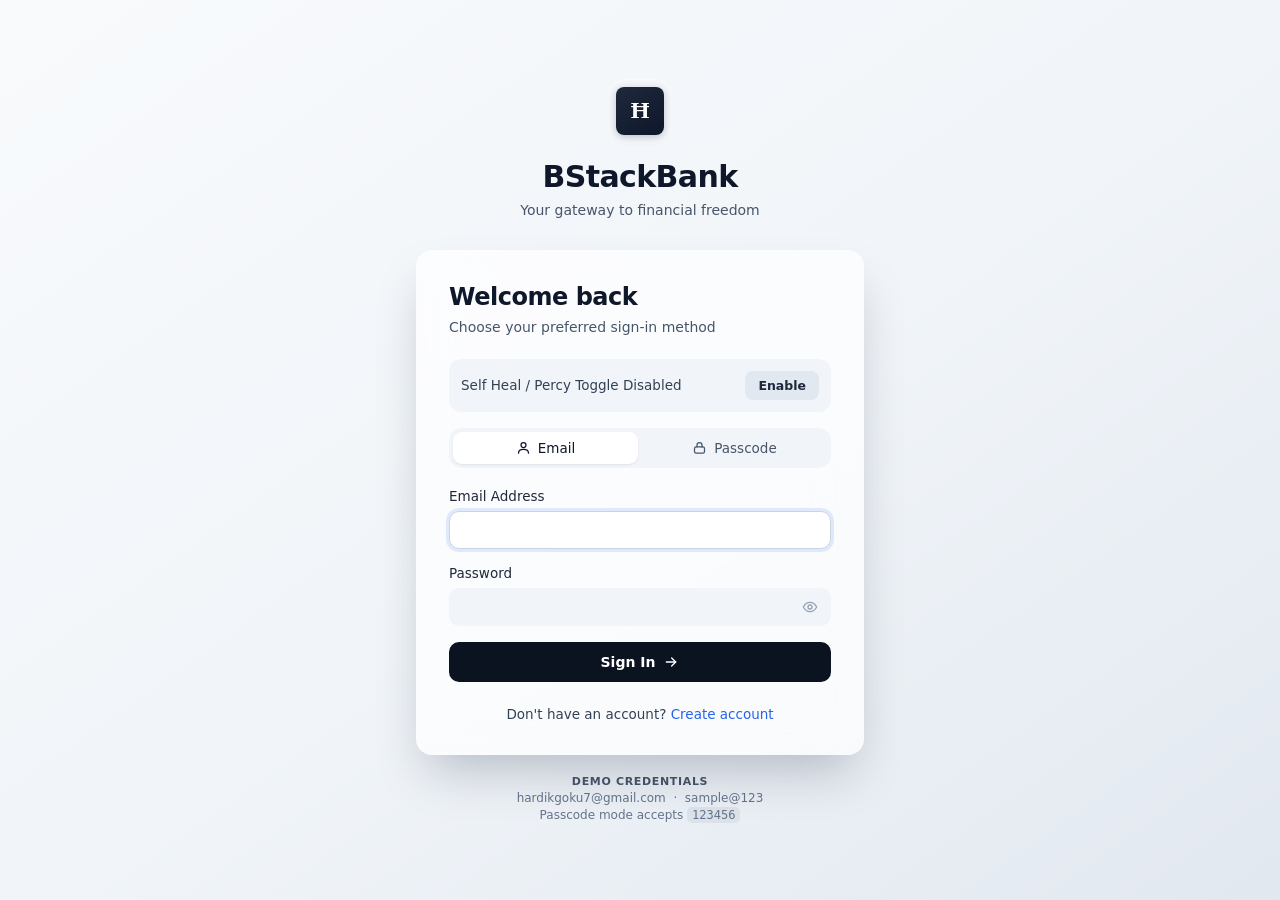
<file: frontend/index.html>
<!DOCTYPE html>
<html lang="en">
<head>
<meta charset="UTF-8" />
<meta name="viewport" content="width=device-width, initial-scale=1" />
<title>Banking and Finance Website</title>
<link rel="icon" href="data:image/svg+xml,%3Csvg xmlns='http://www.w3.org/2000/svg' viewBox='0 0 32 32'%3E%3Crect width='32' height='32' rx='8' fill='%230f172a'/%3E%3Ctext x='16' y='23' font-size='18' font-family='serif' font-weight='700' fill='white' text-anchor='middle'%3E%C4%A6%3C/text%3E%3C/svg%3E" />
<link rel="stylesheet" href="styles.css" />
<script src="auth.js"></script>
<script>
  /* Route guard: bounce to the login page before anything paints. */
  if (!window.Auth || !Auth.isAuthenticated()) location.replace('login.html');
</script>
</head>
<body>
<div class="app">
  <!-- ================= SIDEBAR ================= -->
  <aside class="sidebar" id="sidebar">
    <div class="sidebar-head">
      <div class="brand">
        <div class="brand-mark">Ħ</div>
        <div class="brand-text">
          <div class="brand-name">BStackBank</div>
          <div class="brand-sub">Banking &amp; Wealth</div>
        </div>
      </div>
    </div>

    <button class="collapse-btn" id="collapseBtn">
      <svg class="chev" viewBox="0 0 24 24"><path d="M15 18l-6-6 6-6"/></svg>
      <span class="collapse-label">Collapse</span>
    </button>

    <nav class="nav">
      <div class="nav-group">
        <div class="nav-label">Overview</div>
        <a class="nav-item active" href="#">
          <svg viewBox="0 0 24 24"><rect x="3" y="3" width="7" height="7" rx="1.5"/><rect x="14" y="3" width="7" height="7" rx="1.5"/><rect x="3" y="14" width="7" height="7" rx="1.5"/><rect x="14" y="14" width="7" height="7" rx="1.5"/></svg>
          <span>Dashboard</span>
          <span class="nav-dot"></span>
        </a>
        <a class="nav-item" href="#">
          <svg viewBox="0 0 24 24"><rect x="2" y="5" width="20" height="14" rx="2.5"/><path d="M2 10h20"/></svg>
          <span>Accounts</span>
        </a>
        <a class="nav-item" href="#">
          <svg viewBox="0 0 24 24"><path d="M2 14c2-5 4 5 6 0s4 5 6 0 4 5 6 0"/></svg>
          <span>Spending</span>
        </a>
        <a class="nav-item" href="#">
          <svg viewBox="0 0 24 24"><path d="M18 8a6 6 0 10-12 0c0 7-3 7-3 9h18c0-2-3-2-3-9"/><path d="M10.5 21a2 2 0 003 0"/></svg>
          <span>Notifications</span>
        </a>
      </div>

      <div class="nav-group">
        <div class="nav-label">Wealth Management - Coming soon...</div>
        <a class="nav-item" href="#">
          <svg viewBox="0 0 24 24"><path d="M3 17l6-6 4 4 7-7"/><path d="M14 8h6v6"/></svg>
          <span>Investments</span>
        </a>
        <a class="nav-item" href="#">
          <svg viewBox="0 0 24 24"><rect x="2" y="6" width="20" height="12" rx="2.5"/><path d="M6 12h4"/></svg>
          <span>Loans</span>
        </a>
        <a class="nav-item" href="#">
          <svg viewBox="0 0 24 24"><path d="M12 3l8 3v6c0 5-3.5 8-8 9-4.5-1-8-4-8-9V6z"/></svg>
          <span>Insurance</span>
        </a>
      </div>

      <div class="nav-group">
        <div class="nav-label">Account</div>
        <a class="nav-item" href="#">
          <svg viewBox="0 0 24 24"><circle cx="12" cy="12" r="3"/><path d="M19.4 15a1.7 1.7 0 00.3 1.9l.1.1a2 2 0 11-2.8 2.8l-.1-.1a1.7 1.7 0 00-2.9 1.2 2 2 0 11-4 0 1.7 1.7 0 00-2.9-1.2l-.1.1a2 2 0 11-2.8-2.8l.1-.1A1.7 1.7 0 004 15a2 2 0 110-4 1.7 1.7 0 001.2-2.9l-.1-.1A2 2 0 018 5.2l.1.1A1.7 1.7 0 0011 4a2 2 0 114 0 1.7 1.7 0 002.9 1.2l.1-.1a2 2 0 112.8 2.8l-.1.1A1.7 1.7 0 0020 11a2 2 0 110 4z"/></svg>
          <span>Settings</span>
        </a>
        <a class="nav-item" href="#">
          <svg viewBox="0 0 24 24"><circle cx="12" cy="8" r="4"/><path d="M4 21c0-4 3.6-6 8-6s8 2 8 6"/></svg>
          <span>Profile</span>
        </a>
      </div>

      <div class="nav-group">
        <div class="nav-label">Company</div>
        <a class="nav-item" href="#">
          <svg viewBox="0 0 24 24"><circle cx="12" cy="12" r="9"/><path d="M12 16v-5"/><path d="M12 8h.01"/></svg>
          <span>About Us</span>
        </a>
        <a class="nav-item" href="#">
          <svg viewBox="0 0 24 24"><rect x="2" y="5" width="20" height="14" rx="2.5"/><path d="M3 7l9 6 9-6"/></svg>
          <span>Contact Us</span>
        </a>
        <a class="nav-item" href="#">
          <svg viewBox="0 0 24 24"><circle cx="12" cy="12" r="9"/><path d="M9.5 9.5a2.5 2.5 0 114 2c-.9.6-1.5 1.2-1.5 2.2"/><path d="M12 17.5h.01"/></svg>
          <span>FAQ</span>
        </a>
        <a class="nav-item" href="#">
          <svg viewBox="0 0 24 24"><path d="M14 3H7a2 2 0 00-2 2v14a2 2 0 002 2h10a2 2 0 002-2V8z"/><path d="M14 3v5h5"/></svg>
          <span>Legal</span>
        </a>
      </div>
    </nav>

    <div class="help-card">
      <div class="help-title">Need Help?</div>
      <p class="help-text">Contact our support team for assistance</p>
      <button class="btn btn-dark btn-sm btn-full">
        <svg viewBox="0 0 24 24"><path d="M4 14v-2a8 8 0 1116 0v2"/><path d="M4 14a2 2 0 002 2h1v-4H6a2 2 0 00-2 2z"/><path d="M20 14a2 2 0 01-2 2h-1v-4h1a2 2 0 012 2z"/></svg>
          Get Support
      </button>
    </div>
  </aside>

  <!-- ================= MAIN ================= -->
  <div class="content">

    <!-- HEADER -->
    <header class="topbar">
      <div class="search">
        <svg class="search-icon" viewBox="0 0 24 24"><circle cx="11" cy="11" r="7"/><path d="M20 20l-4-4"/></svg>
        <input type="text" placeholder="Search transactions, accounts, or ask AI..." />
      </div>

      <div class="topbar-right">
        <div class="mini-balance">
          <span class="mb-dot"></span>
          <span class="mb-label">Balance:</span>
          <span class="mb-value">$58,492</span>
          <span class="mb-delta">
            <svg viewBox="0 0 24 24"><path d="M3 17l6-6 4 4 7-7"/><path d="M14 8h6v6"/></svg>+2.4%
          </span>
        </div>

        <button class="icon-btn bell">
          <svg viewBox="0 0 24 24"><path d="M18 8a6 6 0 10-12 0c0 7-3 7-3 9h18c0-2-3-2-3-9"/><path d="M10.5 21a2 2 0 003 0"/></svg>
          <span class="badge">3</span>
        </button>

        <div class="user-wrap">
          <button class="user" id="userBtn" aria-expanded="false" aria-haspopup="menu">
            <div class="avatar" id="userInitials">HS</div>
            <div class="user-text">
              <div class="user-name" id="userName">Hardik Singh</div>
              <div class="user-plan" id="userPlan">Premium Member</div>
            </div>
            <svg class="caret" viewBox="0 0 24 24"><path d="M6 9l6 6 6-6"/></svg>
          </button>

          <div class="user-menu" id="userMenu" role="menu" hidden>
            <div class="user-menu-head">
              <div class="user-menu-name" id="menuName">Hardik Singh</div>
              <div class="user-menu-mail" id="menuEmail">hardikgoku7@gmail.com</div>
            </div>
            <button class="user-menu-item" role="menuitem">
              <svg viewBox="0 0 24 24"><circle cx="12" cy="8" r="4"/><path d="M4 21c0-4 3.6-6 8-6s8 2 8 6"/></svg>
              Profile
            </button>
            <button class="user-menu-item" role="menuitem">
              <svg viewBox="0 0 24 24"><circle cx="12" cy="12" r="3"/><path d="M19.4 15a1.7 1.7 0 00.3 1.9l.1.1a2 2 0 11-2.8 2.8l-.1-.1a1.7 1.7 0 00-2.9 1.2 2 2 0 11-4 0 1.7 1.7 0 00-2.9-1.2l-.1.1a2 2 0 11-2.8-2.8l.1-.1A1.7 1.7 0 004 15a2 2 0 110-4 1.7 1.7 0 001.2-2.9l-.1-.1A2 2 0 018 5.2l.1.1A1.7 1.7 0 0011 4a2 2 0 114 0 1.7 1.7 0 002.9 1.2l.1-.1a2 2 0 112.8 2.8l-.1.1A1.7 1.7 0 0020 11a2 2 0 110 4z"/></svg>
              Settings
            </button>
            <div class="user-menu-sep"></div>
            <button class="user-menu-item danger" id="logoutBtn" role="menuitem">
              <svg viewBox="0 0 24 24"><path d="M9 21H5a2 2 0 01-2-2V5a2 2 0 012-2h4"/><path d="M16 17l5-5-5-5"/><path d="M21 12H9"/></svg>
              Sign out
            </button>
          </div>
        </div>
      </div>
    </header>

    <!-- SCROLL AREA -->
    <main class="main">

      <!-- GREETING -->
      <section class="greeting">
        <div>
          <h1>Good morning, Hardik</h1>
          <p>Let's manage your finances with confidence</p>
        </div>
        <div class="greeting-actions">
          <div class="select">
            <svg class="sel-icon" viewBox="0 0 24 24"><rect x="3" y="5" width="18" height="16" rx="2.5"/><path d="M3 10h18M8 3v4M16 3v4"/></svg>
            <select id="rangeSelect">
              <option>Last 7 days</option>
              <option>Last 30 days</option>
              <option>Last 3 months</option>
              <option>Last 12 months</option>
            </select>
            <svg class="sel-caret" viewBox="0 0 24 24"><path d="M6 9l6 6 6-6"/></svg>
          </div>
          <button class="btn btn-dark">
            <svg viewBox="0 0 24 24"><path d="M12 5v14M5 12h14"/></svg>
            Add Transaction
          </button>
          <button class="btn btn-ghost">
            <svg viewBox="0 0 24 24"><path d="M22 2L11 13"/><path d="M22 2l-7 20-4-9-9-4z"/></svg>
            Send Money
          </button>
        </div>
      </section>

      <!-- STAT CARDS -->
      <section class="stats">
        <div class="card stat">
          <div class="stat-top">
            <div>
              <div class="stat-title">Total Balance</div>
              <button class="stat-sub eye" id="eyeToggle">
                <svg viewBox="0 0 24 24"><path d="M2 12s3.6-7 10-7 10 7 10 7-3.6 7-10 7-10-7-10-7z"/><circle cx="12" cy="12" r="3"/></svg>
                <span>Visible</span>
              </button>
            </div>
            <div class="stat-icon">
              <svg viewBox="0 0 24 24"><rect x="2" y="6" width="20" height="13" rx="2.5"/><path d="M2 10h20"/><path d="M16 15h3"/></svg>
            </div>
          </div>
          <div class="stat-value" id="balanceValue">$58,540.32</div>
          <div class="stat-foot">
            <span class="pill pill-green">
              <svg viewBox="0 0 24 24"><path d="M3 17l6-6 4 4 7-7"/><path d="M14 8h6v6"/></svg>+2.4%
            </span>
            <span class="muted">last 7 days</span>
          </div>
        </div>

        <div class="card stat">
          <div class="stat-top">
            <div>
              <div class="stat-title">Monthly Spending</div>
              <div class="stat-sub">January 2025</div>
            </div>
            <div class="stat-icon">
              <svg viewBox="0 0 24 24"><rect x="2" y="5" width="20" height="14" rx="2.5"/><path d="M2 10h20"/></svg>
            </div>
          </div>
          <div class="stat-value">$3,440.75</div>
          <div class="stat-foot">
            <span class="pill pill-amber">
              <svg viewBox="0 0 24 24"><path d="M3 17l6-6 4 4 7-7"/><path d="M14 8h6v6"/></svg>+8.2%
            </span>
            <span class="muted">vs last month</span>
          </div>
        </div>

        <div class="card stat">
          <div class="stat-top">
            <div>
              <div class="stat-title">Savings Goal</div>
              <div class="stat-sub">Emergency Fund</div>
            </div>
            <div class="stat-icon">
              <svg viewBox="0 0 24 24"><circle cx="12" cy="12" r="9"/><circle cx="12" cy="12" r="5"/><circle cx="12" cy="12" r="1.5"/></svg>
            </div>
          </div>
          <div class="stat-value">78%</div>
          <div class="progress"><span style="width:78%"></span></div>
          <div class="stat-foot"><span class="muted">$7,800 of $10,000 target</span></div>
        </div>

        <div class="card stat">
          <div class="stat-top">
            <div>
              <div class="stat-title">Insurance</div>
              <div class="stat-sub">Total Coverage</div>
            </div>
            <div class="stat-icon">
              <svg viewBox="0 0 24 24"><path d="M12 3l8 3v6c0 5-3.5 8-8 9-4.5-1-8-4-8-9V6z"/></svg>
            </div>
          </div>
          <div class="stat-value">$250K</div>
          <div class="stat-foot legend-row">
            <span class="legend"><i style="background:#22c55e"></i>Health</span>
            <span class="legend"><i style="background:#3b82f6"></i>Auto</span>
            <span class="legend"><i style="background:#a855f7"></i>Home</span>
          </div>
        </div>
      </section>

      <!-- CHART + ACTIVITY -->
      <section class="row row-2">
        <div class="card">
          <div class="card-head">
            <div>
              <div class="card-title">Balance Overview</div>
              <div class="card-sub">Your account balance over time</div>
            </div>
            <div class="toggle" id="rangeToggle">
              <button data-range="6M">6M</button>
              <button data-range="1Y" class="on">1Y</button>
            </div>
          </div>
          <div class="chart-wrap" id="areaChart"></div>
        </div>

        <div class="card">
          <div class="card-head">
            <div>
              <div class="card-title">Recent Activity</div>
              <div class="card-sub">Latest transactions</div>
            </div>
            <button class="link-btn">View All</button>
          </div>
          <ul class="tx-list" id="txList"></ul>
        </div>
      </section>

      <!-- SPENDING + QUICK ACTIONS -->
      <section class="row row-2b">
        <div class="card">
          <div class="card-head">
            <div>
              <div class="card-title">Spending Analysis</div>
              <div class="card-sub">January 2025 breakdown by category</div>
            </div>
            <div class="toggle" id="spendToggle">
              <button data-span="month">This Month</button>
              <button data-span="30d" class="on">Last 30 Days</button>
            </div>
          </div>
          <div class="donut-row">
            <div class="donut-wrap" id="donutChart"></div>
            <ul class="cat-list" id="catList"></ul>
          </div>
        </div>

        <div class="card">
          <div class="card-head"><div class="card-title">Quick Actions</div></div>
          <div class="qa-list">
            <button class="btn btn-dark btn-full">
              <svg viewBox="0 0 24 24"><path d="M22 2L11 13"/><path d="M22 2l-7 20-4-9-9-4z"/></svg>
              Send Money
            </button>
            <button class="qa-item">
              <svg viewBox="0 0 24 24"><path d="M12 5v14M5 12h14"/></svg>
              Add Transaction
            </button>
            <button class="qa-item">
              <svg viewBox="0 0 24 24"><circle cx="12" cy="12" r="9"/><circle cx="12" cy="12" r="4"/></svg>
              Set Budget
            </button>
            <button class="qa-item">
              <svg viewBox="0 0 24 24"><path d="M12 2v20M17 6H9.5a3.5 3.5 0 000 7h5a3.5 3.5 0 010 7H6"/></svg>
              Investment
            </button>
            <button class="qa-item">
              <svg viewBox="0 0 24 24"><rect x="6" y="2" width="12" height="20" rx="2.5"/><path d="M11 18h2"/></svg>
              Mobile Pay
            </button>
          </div>
        </div>
      </section>

    </main>
  </div>
</div>

<div class="tooltip" id="tooltip"></div>

<script src="app.js"></script>
</body>
</html>
</file>
<file: frontend/login.css>
/* ============================================================
   BStackBank — login page
   ============================================================ */

:root {
  --slate-50:  #f8fafc;
  --slate-100: #f1f5f9;
  --slate-200: #e2e8f0;
  --slate-300: #cbd5e1;
  --slate-400: #94a3b8;
  --slate-500: #64748b;
  --slate-600: #475569;
  --slate-700: #334155;
  --slate-800: #1e293b;
  --slate-900: #0f172a;

  --blue-600: #2563eb;
  --red-50:  #fef2f2;
  --red-200: #fecaca;
  --red-600: #dc2626;
}

* { box-sizing: border-box; }

html, body { height: 100%; }

body {
  margin: 0;
  color: var(--slate-900);
  font-family: ui-sans-serif, system-ui, -apple-system, "Segoe UI", Roboto,
    "Helvetica Neue", Arial, sans-serif;
  -webkit-font-smoothing: antialiased;
  font-size: 14px;
}

svg {
  width: 18px;
  height: 18px;
  fill: none;
  stroke: currentColor;
  stroke-width: 2;
  stroke-linecap: round;
  stroke-linejoin: round;
  flex: none;
}

button { font: inherit; color: inherit; cursor: pointer; }

/* ---------------- page shell ---------------- */

.login-page { position: relative; min-height: 100vh; overflow: hidden; }

.login-bg {
  position: absolute;
  inset: 0;
  background: linear-gradient(to bottom right, var(--slate-50), var(--slate-100), var(--slate-200));
}

.login-center {
  position: relative;
  min-height: 100vh;
  display: flex;
  align-items: center;
  justify-content: center;
  padding: 16px;
}

.login-wrap { width: 100%; max-width: 448px; }

/* ---------------- brand ---------------- */

.login-head { text-align: center; margin-bottom: 32px; }

.logo-badge {
  display: inline-flex;
  align-items: center;
  justify-content: center;
  width: 64px;
  height: 64px;
  border-radius: 16px;
  background: rgba(255, 255, 255, 0.2);
  backdrop-filter: blur(20px);
  border: 1px solid rgba(255, 255, 255, 0.2);
  margin-bottom: 16px;
}

.logo-mark {
  width: 48px;
  height: 48px;
  border-radius: 8px;
  background: linear-gradient(145deg, #1e293b, #0f172a);
  color: #fff;
  display: grid;
  place-items: center;
  font-family: Georgia, "Times New Roman", serif;
  font-size: 24px;
  font-weight: 700;
  box-shadow: 0 2px 8px rgba(15, 23, 42, 0.25);
}

.login-head h1 {
  margin: 0 0 8px;
  font-size: 30px;
  font-weight: 600;
  letter-spacing: -0.02em;
  color: var(--slate-900);
}
.login-head p { margin: 0; color: var(--slate-600); }

/* ---------------- card ---------------- */

.login-card {
  background: rgba(255, 255, 255, 0.7);
  backdrop-filter: blur(20px);
  border-radius: 16px;
  border: 1px solid rgba(255, 255, 255, 0.2);
  box-shadow: 0 25px 50px -12px rgba(15, 23, 42, 0.25);
  padding: 32px;
}

.card-intro { margin-bottom: 24px; }
.card-intro h2 {
  margin: 0 0 8px;
  font-size: 24px;
  font-weight: 600;
  letter-spacing: -0.02em;
}
.card-intro p { margin: 0; color: var(--slate-600); }

/* ---------------- error banner ---------------- */

.error-banner {
  display: flex;
  align-items: center;
  gap: 8px;
  margin-bottom: 16px;
  padding: 12px;
  background: var(--red-50);
  border: 1px solid var(--red-200);
  border-radius: 12px;
}
.error-banner svg { width: 16px; height: 16px; color: var(--red-600); }
.error-banner p { margin: 0; font-size: 13.5px; color: var(--red-600); }
.error-banner[hidden] { display: none; }

/* ---------------- percy toggle row ---------------- */

.percy-row {
  display: flex;
  align-items: center;
  justify-content: space-between;
  gap: 12px;
  padding: 12px;
  background: var(--slate-100);
  border-radius: 12px;
  margin-bottom: 16px;
}
.percy-label { font-size: 13.5px; font-weight: 500; color: var(--slate-700); }

/* ---------------- tabs ---------------- */

.tablist {
  display: grid;
  grid-template-columns: 1fr 1fr;
  gap: 4px;
  padding: 4px;
  background: var(--slate-100);
  border-radius: 12px;
  margin-bottom: 20px;
}

.tablist button {
  display: inline-flex;
  align-items: center;
  justify-content: center;
  gap: 7px;
  padding: 8px 12px;
  border: none;
  background: none;
  border-radius: 9px;
  font-size: 13.5px;
  font-weight: 500;
  color: var(--slate-600);
  transition: background 0.15s, color 0.15s, box-shadow 0.15s;
}
.tablist button svg { width: 15px; height: 15px; }
.tablist button[aria-selected="true"] {
  background: #fff;
  color: var(--slate-900);
  box-shadow: 0 1px 2px rgba(15, 23, 42, 0.08);
}

[role="tabpanel"][hidden] { display: none; }

/* ---------------- fields ---------------- */

.field { margin-bottom: 16px; }

.field label {
  display: block;
  font-size: 13.5px;
  font-weight: 500;
  color: var(--slate-800);
  margin-bottom: 7px;
}

.field input {
  width: 100%;
  padding: 10px 13px;
  border-radius: 10px;
  border: 1px solid transparent;
  background: var(--slate-100);
  font-size: 14px;
  color: var(--slate-900);
  outline: none;
  transition: background 0.15s, border-color 0.15s, box-shadow 0.15s;
}
.field input:focus {
  background: #fff;
  border-color: var(--slate-300);
  box-shadow: 0 0 0 3px rgba(37, 99, 235, 0.12);
}
.field input[aria-invalid="true"] {
  border-color: var(--red-200);
  box-shadow: 0 0 0 3px rgba(220, 38, 38, 0.1);
}

.pw-wrap { position: relative; }
.pw-wrap input { padding-right: 42px; }

.pw-toggle {
  position: absolute;
  right: 6px;
  top: 50%;
  transform: translateY(-50%);
  width: 30px;
  height: 30px;
  display: grid;
  place-items: center;
  border: none;
  background: none;
  border-radius: 8px;
  color: var(--slate-400);
}
.pw-toggle:hover { color: var(--slate-700); background: rgba(15, 23, 42, 0.05); }
.pw-toggle svg { width: 16px; height: 16px; }

/* ---------------- buttons ---------------- */

.btn {
  display: inline-flex;
  align-items: center;
  justify-content: center;
  gap: 8px;
  padding: 11px 18px;
  border-radius: 10px;
  border: 1px solid transparent;
  font-size: 14px;
  font-weight: 600;
  white-space: nowrap;
  transition: background 0.15s, opacity 0.15s, transform 0.1s;
}
.btn:active { transform: translateY(1px); }
.btn-full { width: 100%; }
.btn-sm { padding: 6px 12px; font-size: 12.5px; border-radius: 8px; }

.btn-primary { background: #0b1220; color: #fff; }
.btn-primary:hover:not(:disabled) { background: #020617; }
.btn-primary:disabled {
  background: var(--slate-500);
  opacity: 0.85;
  cursor: not-allowed;
  transform: none;
}

.btn-secondary { background: var(--slate-200); color: var(--slate-800); }
.btn-secondary:hover { background: var(--slate-300); }

.btn-dark-toggle { background: #0b1220; color: #fff; }
.btn-dark-toggle:hover { background: #020617; }

.btn .arrow { width: 16px; height: 16px; }

.link-btn {
  border: none;
  background: none;
  color: var(--blue-600);
  font-size: 13px;
  font-weight: 600;
  padding: 6px 4px;
  border-radius: 7px;
}
.link-btn:hover { text-decoration: underline; }
.link-btn:disabled { color: var(--slate-400); cursor: not-allowed; text-decoration: none; }

/* spinner shown while "processing" */
.btn.loading { pointer-events: none; }
.spinner {
  width: 15px;
  height: 15px;
  border-radius: 99px;
  border: 2px solid rgba(255, 255, 255, 0.35);
  border-top-color: #fff;
  animation: spin 0.6s linear infinite;
}
@keyframes spin { to { transform: rotate(360deg); } }

/* ---------------- otp ---------------- */

#otpArea { margin-top: 20px; }

.otp-note {
  font-size: 12.5px;
  color: var(--slate-600);
  background: var(--slate-100);
  border-radius: 10px;
  padding: 10px 12px;
  margin-bottom: 14px;
  line-height: 1.5;
}
.otp-note b { color: var(--slate-900); }

.otp-inputs { display: grid; grid-template-columns: repeat(6, 1fr); gap: 8px; }

.otp-inputs input {
  width: 100%;
  height: 46px;
  text-align: center;
  font-size: 18px;
  font-weight: 600;
  border-radius: 10px;
  border: 1px solid var(--slate-200);
  background: #fff;
  color: var(--slate-900);
  outline: none;
  transition: border-color 0.15s, box-shadow 0.15s;
}
.otp-inputs input:focus {
  border-color: var(--blue-600);
  box-shadow: 0 0 0 3px rgba(37, 99, 235, 0.14);
}
.otp-inputs.invalid input { border-color: var(--red-200); }

/* ---------------- footer ---------------- */

.login-foot { margin-top: 24px; text-align: center; }
.login-foot p { margin: 0; font-size: 13.5px; color: var(--slate-700); }
.login-foot a { color: var(--blue-600); text-decoration: none; font-weight: 500; }
.login-foot a:hover { text-decoration: underline; }

.demo-hint {
  margin-top: 20px;
  text-align: center;
  display: flex;
  flex-direction: column;
  gap: 3px;
  font-size: 12px;
  color: var(--slate-500);
}
.demo-hint strong { color: var(--slate-600); font-size: 11px; text-transform: uppercase; letter-spacing: 0.06em; }
.demo-hint code {
  font-family: ui-monospace, SFMono-Regular, Menlo, monospace;
  background: rgba(15, 23, 42, 0.06);
  padding: 1px 5px;
  border-radius: 5px;
}

/* ---------------- responsive ---------------- */

@media (max-width: 480px) {
  .login-card { padding: 22px; }
  .login-head h1 { font-size: 26px; }
  .otp-inputs { gap: 6px; }
  .otp-inputs input { height: 42px; font-size: 16px; }
}
</file>
<file: frontend/styles.css>
/* ============================================================
   BStackBank — dashboard clone
   Tailwind-slate flavoured design tokens, hand written.
   ============================================================ */

:root {
  --slate-50:  #f8fafc;
  --slate-100: #f1f5f9;
  --slate-200: #e2e8f0;
  --slate-300: #cbd5e1;
  --slate-400: #94a3b8;
  --slate-500: #64748b;
  --slate-600: #475569;
  --slate-700: #334155;
  --slate-800: #1e293b;
  --slate-900: #0f172a;

  --blue-500: #3b82f6;
  --green-500: #22c55e;
  --green-600: #16a34a;
  --amber-500: #f59e0b;
  --red-500: #ef4444;
  --red-600: #dc2626;

  --page-bg: #fbfcfe;
  --card-bg: #ffffff;
  --border: rgba(226, 232, 240, 0.85);
  --shadow-sm: 0 1px 2px rgba(15, 23, 42, 0.04);
  --shadow-card: 0 1px 3px rgba(15, 23, 42, 0.05), 0 1px 2px rgba(15, 23, 42, 0.03);
  --radius: 14px;
  --sidebar-w: 288px;
}

* { box-sizing: border-box; }

html, body { height: 100%; }

body {
  margin: 0;
  background: var(--page-bg);
  color: var(--slate-900);
  font-family: ui-sans-serif, system-ui, -apple-system, "Segoe UI", Roboto,
    "Helvetica Neue", Arial, sans-serif;
  -webkit-font-smoothing: antialiased;
  font-size: 14px;
}

svg {
  width: 18px;
  height: 18px;
  fill: none;
  stroke: currentColor;
  stroke-width: 2;
  stroke-linecap: round;
  stroke-linejoin: round;
  flex: none;
}

button { font: inherit; color: inherit; cursor: pointer; }

.app { display: flex; height: 100vh; overflow: hidden; }

.muted { color: var(--slate-500); }

/* ================= SIDEBAR ================= */

.sidebar {
  width: var(--sidebar-w);
  flex: none;
  background: rgba(255, 255, 255, 0.8);
  backdrop-filter: blur(20px);
  border-right: 1px solid var(--border);
  display: flex;
  flex-direction: column;
  transition: width 0.3s ease;
  overflow: hidden;
}

.sidebar-head { padding: 20px 20px 18px; border-bottom: 1px solid var(--border); }

.brand { display: flex; align-items: center; gap: 12px; }

.brand-mark {
  width: 38px;
  height: 38px;
  flex: none;
  border-radius: 11px;
  background: linear-gradient(145deg, #1e293b, #0f172a);
  color: #fff;
  display: grid;
  place-items: center;
  font-family: Georgia, "Times New Roman", serif;
  font-size: 19px;
  font-weight: 700;
  box-shadow: 0 2px 6px rgba(15, 23, 42, 0.25);
}

.brand-name { font-size: 15px; font-weight: 700; letter-spacing: -0.01em; }
.brand-sub { font-size: 11.5px; color: var(--slate-500); margin-top: 1px; }

.collapse-btn {
  display: flex;
  align-items: center;
  gap: 8px;
  justify-content: center;
  width: 100%;
  padding: 11px;
  background: none;
  border: none;
  border-bottom: 1px solid var(--border);
  color: var(--slate-600);
  font-size: 13px;
  font-weight: 500;
}
.collapse-btn:hover { background: var(--slate-50); }
.collapse-btn .chev { width: 15px; height: 15px; transition: transform 0.3s ease; }

.nav { flex: 1; padding: 18px 16px; overflow-y: auto; }
.nav::-webkit-scrollbar { width: 6px; }
.nav::-webkit-scrollbar-thumb { background: var(--slate-200); border-radius: 99px; }

.nav-group + .nav-group { margin-top: 22px; }

.nav-label {
  font-size: 10.5px;
  font-weight: 700;
  letter-spacing: 0.07em;
  text-transform: uppercase;
  color: var(--slate-400);
  padding: 0 10px 8px;
  line-height: 1.5;
}

.nav-item {
  display: flex;
  align-items: center;
  gap: 12px;
  padding: 10px 12px;
  border-radius: 11px;
  color: var(--slate-700);
  text-decoration: none;
  font-size: 14px;
  font-weight: 500;
  margin-bottom: 2px;
  position: relative;
  transition: background 0.15s, color 0.15s;
}
.nav-item:hover { background: var(--slate-100); color: var(--slate-900); }

.nav-item.active {
  background: linear-gradient(135deg, #1e293b, #0f172a);
  color: #fff;
  box-shadow: 0 2px 8px rgba(15, 23, 42, 0.22);
}

.nav-dot {
  width: 6px;
  height: 6px;
  border-radius: 99px;
  background: #fff;
  margin-left: auto;
}

/* collapsed state */
.sidebar.collapsed { width: 78px; }
.sidebar.collapsed .brand-text,
.sidebar.collapsed .collapse-label,
.sidebar.collapsed .nav-label,
.sidebar.collapsed .nav-item span,
.sidebar.collapsed .help-card { display: none; }
.sidebar.collapsed .nav-item { justify-content: center; }
.sidebar.collapsed .collapse-btn .chev { transform: rotate(180deg); }

.help-card {
  margin: 14px;
  padding: 16px;
  border-radius: var(--radius);
  background: var(--slate-50);
  border: 1px solid var(--border);
}
.help-title { font-size: 13.5px; font-weight: 600; }
.help-text { font-size: 12px; color: var(--slate-500); margin: 5px 0 12px; line-height: 1.45; }

/* ================= CONTENT ================= */

.content { flex: 1; display: flex; flex-direction: column; min-width: 0; }

.topbar {
  display: flex;
  align-items: center;
  gap: 18px;
  padding: 13px 24px;
  background: rgba(255, 255, 255, 0.6);
  backdrop-filter: blur(20px);
  border-bottom: 1px solid var(--border);
  flex: none;
}

.search { position: relative; flex: 1; max-width: 460px; }
.search-icon {
  position: absolute;
  left: 13px;
  top: 50%;
  transform: translateY(-50%);
  color: var(--slate-400);
  width: 16px;
  height: 16px;
}
.search input {
  width: 100%;
  padding: 9px 14px 9px 39px;
  border-radius: 11px;
  border: 1px solid transparent;
  background: var(--slate-100);
  font-size: 13.5px;
  color: var(--slate-900);
  outline: none;
  transition: background 0.15s, border-color 0.15s;
}
.search input::placeholder { color: var(--slate-400); }
.search input:focus { background: #fff; border-color: var(--slate-300); }

.topbar-right { display: flex; align-items: center; gap: 16px; margin-left: auto; }

.mini-balance {
  display: flex;
  align-items: center;
  gap: 7px;
  font-size: 12.5px;
  color: var(--slate-500);
  white-space: nowrap;
}
.mb-dot { width: 7px; height: 7px; border-radius: 99px; background: var(--green-500); }
.mb-value { font-weight: 700; color: var(--slate-900); font-size: 13px; }
.mb-delta { display: inline-flex; align-items: center; gap: 3px; color: var(--green-600); font-weight: 600; }
.mb-delta svg { width: 13px; height: 13px; }

.icon-btn {
  position: relative;
  width: 36px;
  height: 36px;
  display: grid;
  place-items: center;
  border: none;
  background: none;
  border-radius: 10px;
  color: var(--slate-600);
}
.icon-btn:hover { background: var(--slate-100); }

.badge {
  position: absolute;
  top: 1px;
  right: 0;
  min-width: 17px;
  height: 17px;
  padding: 0 4px;
  border-radius: 99px;
  background: var(--red-500);
  color: #fff;
  font-size: 10.5px;
  font-weight: 700;
  display: grid;
  place-items: center;
  border: 2px solid #fff;
  box-sizing: content-box;
}

.user-wrap { position: relative; }

.user {
  display: flex;
  align-items: center;
  gap: 10px;
  padding: 4px 8px 4px 4px;
  border-radius: 11px;
  cursor: pointer;
  border: none;
  background: none;
  text-align: left;
}
.user:hover { background: var(--slate-100); }
.user[aria-expanded="true"] { background: var(--slate-100); }
.user[aria-expanded="true"] .caret { transform: rotate(180deg); }

.user-menu {
  position: absolute;
  top: calc(100% + 8px);
  right: 0;
  z-index: 40;
  min-width: 232px;
  padding: 6px;
  background: #fff;
  border: 1px solid var(--slate-200);
  border-radius: 13px;
  box-shadow: 0 12px 32px rgba(15, 23, 42, 0.14);
}
.user-menu[hidden] { display: none; }

.user-menu-head { padding: 9px 11px 11px; }
.user-menu-name { font-size: 13.5px; font-weight: 600; }
.user-menu-mail {
  font-size: 11.5px;
  color: var(--slate-500);
  margin-top: 2px;
  overflow: hidden;
  text-overflow: ellipsis;
}

.user-menu-item {
  display: flex;
  align-items: center;
  gap: 10px;
  width: 100%;
  padding: 9px 11px;
  border: none;
  background: none;
  border-radius: 9px;
  font-size: 13.5px;
  font-weight: 500;
  color: var(--slate-700);
  text-align: left;
}
.user-menu-item svg { width: 16px; height: 16px; color: var(--slate-500); }
.user-menu-item:hover { background: var(--slate-100); color: var(--slate-900); }

.user-menu-item.danger { color: var(--red-600); }
.user-menu-item.danger svg { color: var(--red-600); }
.user-menu-item.danger:hover { background: #fef2f2; color: var(--red-600); }

.user-menu-sep { height: 1px; background: var(--slate-200); margin: 5px 7px; }

.avatar {
  width: 36px;
  height: 36px;
  flex: none;
  border-radius: 99px;
  background: linear-gradient(145deg, #334155, #0f172a);
  color: #fff;
  display: grid;
  place-items: center;
  font-size: 12.5px;
  font-weight: 700;
  letter-spacing: 0.02em;
}
.user-name { font-size: 13px; font-weight: 600; line-height: 1.25; }
.user-plan { font-size: 11px; color: var(--slate-500); }
.caret { width: 15px; height: 15px; color: var(--slate-400); transition: transform 0.18s ease; }

.main { flex: 1; overflow-y: auto; padding: 24px; }

/* ================= GREETING ================= */

.greeting {
  display: flex;
  align-items: flex-start;
  justify-content: space-between;
  gap: 20px;
  flex-wrap: wrap;
  margin-bottom: 22px;
}
.greeting h1 { margin: 0; font-size: 27px; font-weight: 700; letter-spacing: -0.025em; }
.greeting p { margin: 5px 0 0; color: var(--slate-500); font-size: 14px; }

.greeting-actions { display: flex; align-items: center; gap: 10px; flex-wrap: wrap; }

.select { position: relative; display: flex; align-items: center; }
.select select {
  appearance: none;
  padding: 9px 34px 9px 36px;
  border-radius: 11px;
  border: 1px solid var(--slate-200);
  background: #fff;
  font-size: 13.5px;
  font-weight: 500;
  color: var(--slate-700);
  outline: none;
  cursor: pointer;
  box-shadow: var(--shadow-sm);
}
.sel-icon, .sel-caret {
  position: absolute;
  pointer-events: none;
  color: var(--slate-400);
  width: 16px;
  height: 16px;
}
.sel-icon { left: 12px; }
.sel-caret { right: 11px; }

.btn {
  display: inline-flex;
  align-items: center;
  justify-content: center;
  gap: 8px;
  padding: 10px 17px;
  border-radius: 11px;
  border: 1px solid transparent;
  font-size: 13.5px;
  font-weight: 600;
  white-space: nowrap;
  transition: background 0.15s, transform 0.1s, box-shadow 0.15s;
}
.btn svg { width: 16px; height: 16px; }
.btn:active { transform: translateY(1px); }

.btn-dark {
  background: linear-gradient(135deg, #1e293b, #0f172a);
  color: #fff;
  box-shadow: 0 2px 8px rgba(15, 23, 42, 0.2);
}
.btn-dark:hover { background: linear-gradient(135deg, #0f172a, #020617); }

.btn-ghost { background: transparent; color: var(--slate-700); }
.btn-ghost:hover { background: var(--slate-100); }

.btn-sm { padding: 8px 12px; font-size: 12.5px; }
.btn-full { width: 100%; }

/* ================= CARDS ================= */

.card {
  background: var(--card-bg);
  border: 1px solid var(--border);
  border-radius: 16px;
  padding: 20px;
  box-shadow: var(--shadow-card);
}

.card-head {
  display: flex;
  align-items: flex-start;
  justify-content: space-between;
  gap: 14px;
  margin-bottom: 16px;
}
.card-title { font-size: 16.5px; font-weight: 700; letter-spacing: -0.015em; }
.card-sub { font-size: 12.5px; color: var(--slate-500); margin-top: 3px; }

.link-btn {
  border: none;
  background: none;
  color: var(--blue-500);
  font-size: 12.5px;
  font-weight: 600;
  padding: 4px 6px;
  border-radius: 7px;
}
.link-btn:hover { background: #eff6ff; }

.toggle {
  display: inline-flex;
  gap: 2px;
  padding: 3px;
  background: var(--slate-100);
  border-radius: 10px;
}
.toggle button {
  border: none;
  background: none;
  padding: 5px 12px;
  border-radius: 8px;
  font-size: 12px;
  font-weight: 600;
  color: var(--slate-500);
}
.toggle button.on { background: #fff; color: var(--slate-900); box-shadow: var(--shadow-sm); }

/* ================= STAT CARDS ================= */

.stats {
  display: grid;
  grid-template-columns: repeat(4, minmax(0, 1fr));
  gap: 16px;
  margin-bottom: 16px;
}

.stat-top { display: flex; align-items: flex-start; justify-content: space-between; gap: 12px; }
.stat-title { font-size: 13.5px; font-weight: 600; color: var(--slate-700); }
.stat-sub { font-size: 11.5px; color: var(--slate-500); margin-top: 2px; }

.eye {
  display: inline-flex;
  align-items: center;
  gap: 5px;
  border: none;
  background: none;
  padding: 2px 0;
  color: var(--slate-500);
  font-size: 11.5px;
}
.eye svg { width: 13px; height: 13px; }
.eye:hover { color: var(--slate-800); }

.stat-icon {
  width: 42px;
  height: 42px;
  flex: none;
  border-radius: 12px;
  background: var(--slate-100);
  color: var(--slate-600);
  display: grid;
  place-items: center;
}
.stat-icon svg { width: 19px; height: 19px; }

.stat-value {
  font-size: 30px;
  font-weight: 700;
  letter-spacing: -0.03em;
  margin: 18px 0 10px;
  line-height: 1.1;
}

.stat-foot { display: flex; align-items: center; gap: 9px; font-size: 12px; flex-wrap: wrap; }

.pill {
  display: inline-flex;
  align-items: center;
  gap: 4px;
  padding: 3px 8px;
  border-radius: 8px;
  font-size: 11.5px;
  font-weight: 700;
}
.pill svg { width: 13px; height: 13px; }
.pill-green { background: #dcfce7; color: #15803d; }
.pill-amber { background: #fef3c7; color: #b45309; }

.progress {
  height: 7px;
  border-radius: 99px;
  background: var(--slate-200);
  overflow: hidden;
  margin: 0 0 10px;
}
.progress span {
  display: block;
  height: 100%;
  border-radius: 99px;
  background: linear-gradient(90deg, #1e293b, #0f172a);
}

.legend-row { gap: 14px; }
.legend { display: inline-flex; align-items: center; gap: 6px; font-size: 11.5px; color: var(--slate-600); }
.legend i { width: 8px; height: 8px; border-radius: 99px; display: inline-block; }

/* ================= ROWS ================= */

.row { display: grid; gap: 16px; margin-bottom: 16px; }
.row-2  { grid-template-columns: minmax(0, 1.72fr) minmax(0, 1fr); }
.row-2b { grid-template-columns: minmax(0, 2.1fr) minmax(0, 1fr); }

/* ================= AREA CHART ================= */

.chart-wrap { height: 300px; width: 100%; }
.chart-wrap svg { width: 100%; height: 100%; stroke: none; }

.grid-line { stroke: var(--slate-200); stroke-width: 1; stroke-dasharray: 3 3; }
.axis-label { fill: var(--slate-400); font-size: 11px; font-weight: 500; stroke: none; }
.area-fill { stroke: none; }
.area-line { fill: none; stroke: var(--blue-500); stroke-width: 2; }
.area-dot { fill: var(--blue-500); stroke: #fff; stroke-width: 2; }
.hit { fill: transparent; cursor: pointer; }

/* ================= ACTIVITY LIST ================= */

.tx-list { list-style: none; margin: 0; padding: 0; }

.tx {
  display: flex;
  align-items: center;
  gap: 13px;
  padding: 11px 8px;
  border-radius: 12px;
  transition: background 0.15s;
}
.tx:hover { background: var(--slate-50); }

.tx-icon {
  width: 36px;
  height: 36px;
  flex: none;
  border-radius: 11px;
  display: grid;
  place-items: center;
}
.tx-icon svg { width: 16px; height: 16px; }
.tx-icon.in  { background: #dcfce7; color: #16a34a; }
.tx-icon.out { background: #fee2e2; color: #dc2626; }

.tx-main { min-width: 0; flex: 1; }
.tx-name { font-size: 13.5px; font-weight: 600; white-space: nowrap; overflow: hidden; text-overflow: ellipsis; }
.tx-date { font-size: 11.5px; color: var(--slate-400); margin-top: 2px; }

.tx-right { text-align: right; flex: none; }
.tx-amt { font-size: 13.5px; font-weight: 700; }
.tx-amt.in  { color: var(--green-600); }
.tx-amt.out { color: var(--red-600); }
.tx-tag { font-size: 11px; color: var(--slate-400); margin-top: 2px; }

/* ================= DONUT ================= */

.donut-row {
  display: grid;
  grid-template-columns: minmax(0, 1fr) minmax(0, 1fr);
  gap: 24px;
  align-items: center;
}
.donut-wrap { height: 250px; }
.donut-wrap svg { width: 100%; height: 100%; stroke: none; overflow: visible; }
.slice { cursor: pointer; transition: opacity 0.15s; }
.slice:hover { opacity: 0.82; }

.cat-list { list-style: none; margin: 0; padding: 0; }
.cat {
  display: flex;
  align-items: center;
  gap: 10px;
  padding: 10px 6px;
  border-radius: 10px;
}
.cat:hover { background: var(--slate-50); }
.cat i { width: 10px; height: 10px; border-radius: 99px; flex: none; }
.cat-name { font-size: 13px; font-weight: 500; color: var(--slate-700); }
.cat-right { margin-left: auto; text-align: right; }
.cat-amt { font-size: 14px; font-weight: 700; }
.cat-pct { font-size: 11px; color: var(--slate-400); margin-top: 1px; }

/* ================= QUICK ACTIONS ================= */

.qa-list { display: flex; flex-direction: column; gap: 9px; }

.qa-item {
  display: flex;
  align-items: center;
  gap: 11px;
  width: 100%;
  padding: 11px 14px;
  border-radius: 11px;
  border: 1px solid var(--slate-200);
  background: #fff;
  font-size: 13.5px;
  font-weight: 500;
  color: var(--slate-700);
  text-align: left;
  transition: background 0.15s, border-color 0.15s;
}
.qa-item svg { width: 16px; height: 16px; color: var(--slate-500); }
.qa-item:hover { background: var(--slate-50); border-color: var(--slate-300); }

/* ================= TOOLTIP ================= */

.tooltip {
  position: fixed;
  z-index: 50;
  pointer-events: none;
  opacity: 0;
  transform: translate(-50%, -115%);
  transition: opacity 0.12s;
  background: #fff;
  border: 1px solid var(--slate-200);
  border-radius: 10px;
  padding: 8px 11px;
  font-size: 12px;
  box-shadow: 0 8px 24px rgba(15, 23, 42, 0.12);
  white-space: nowrap;
}
.tooltip.show { opacity: 1; }
.tooltip b { display: block; font-size: 13px; margin-top: 2px; }

/* ================= RESPONSIVE ================= */

@media (max-width: 1240px) {
  .stats { grid-template-columns: repeat(2, minmax(0, 1fr)); }
  .row-2, .row-2b { grid-template-columns: minmax(0, 1fr); }
}

@media (max-width: 900px) {
  .sidebar { display: none; }
  .mini-balance { display: none; }
}

@media (max-width: 680px) {
  .main { padding: 16px; }
  .topbar { padding: 12px 16px; gap: 12px; }
  .stats { grid-template-columns: minmax(0, 1fr); }
  .donut-row { grid-template-columns: minmax(0, 1fr); }
  .greeting h1 { font-size: 23px; }
  .user-text { display: none; }
  .greeting-actions { width: 100%; }
}
</file>
